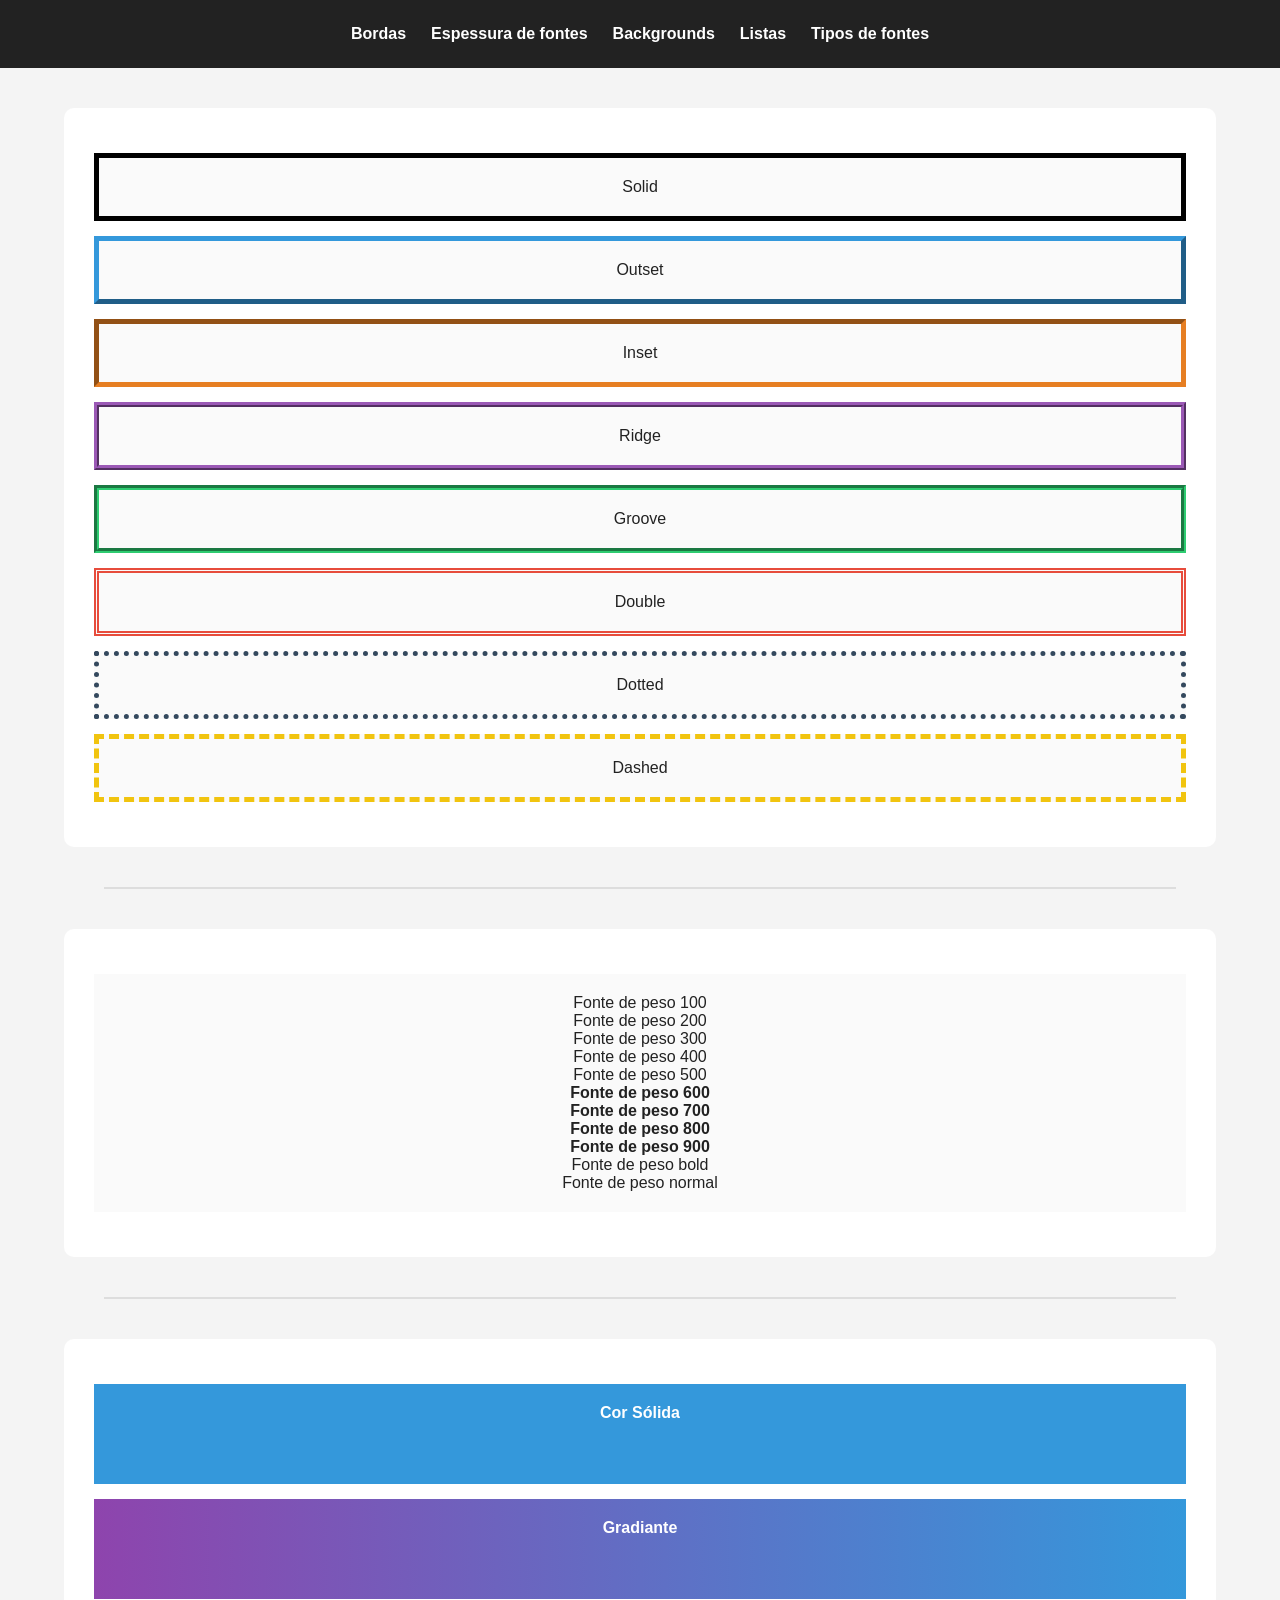
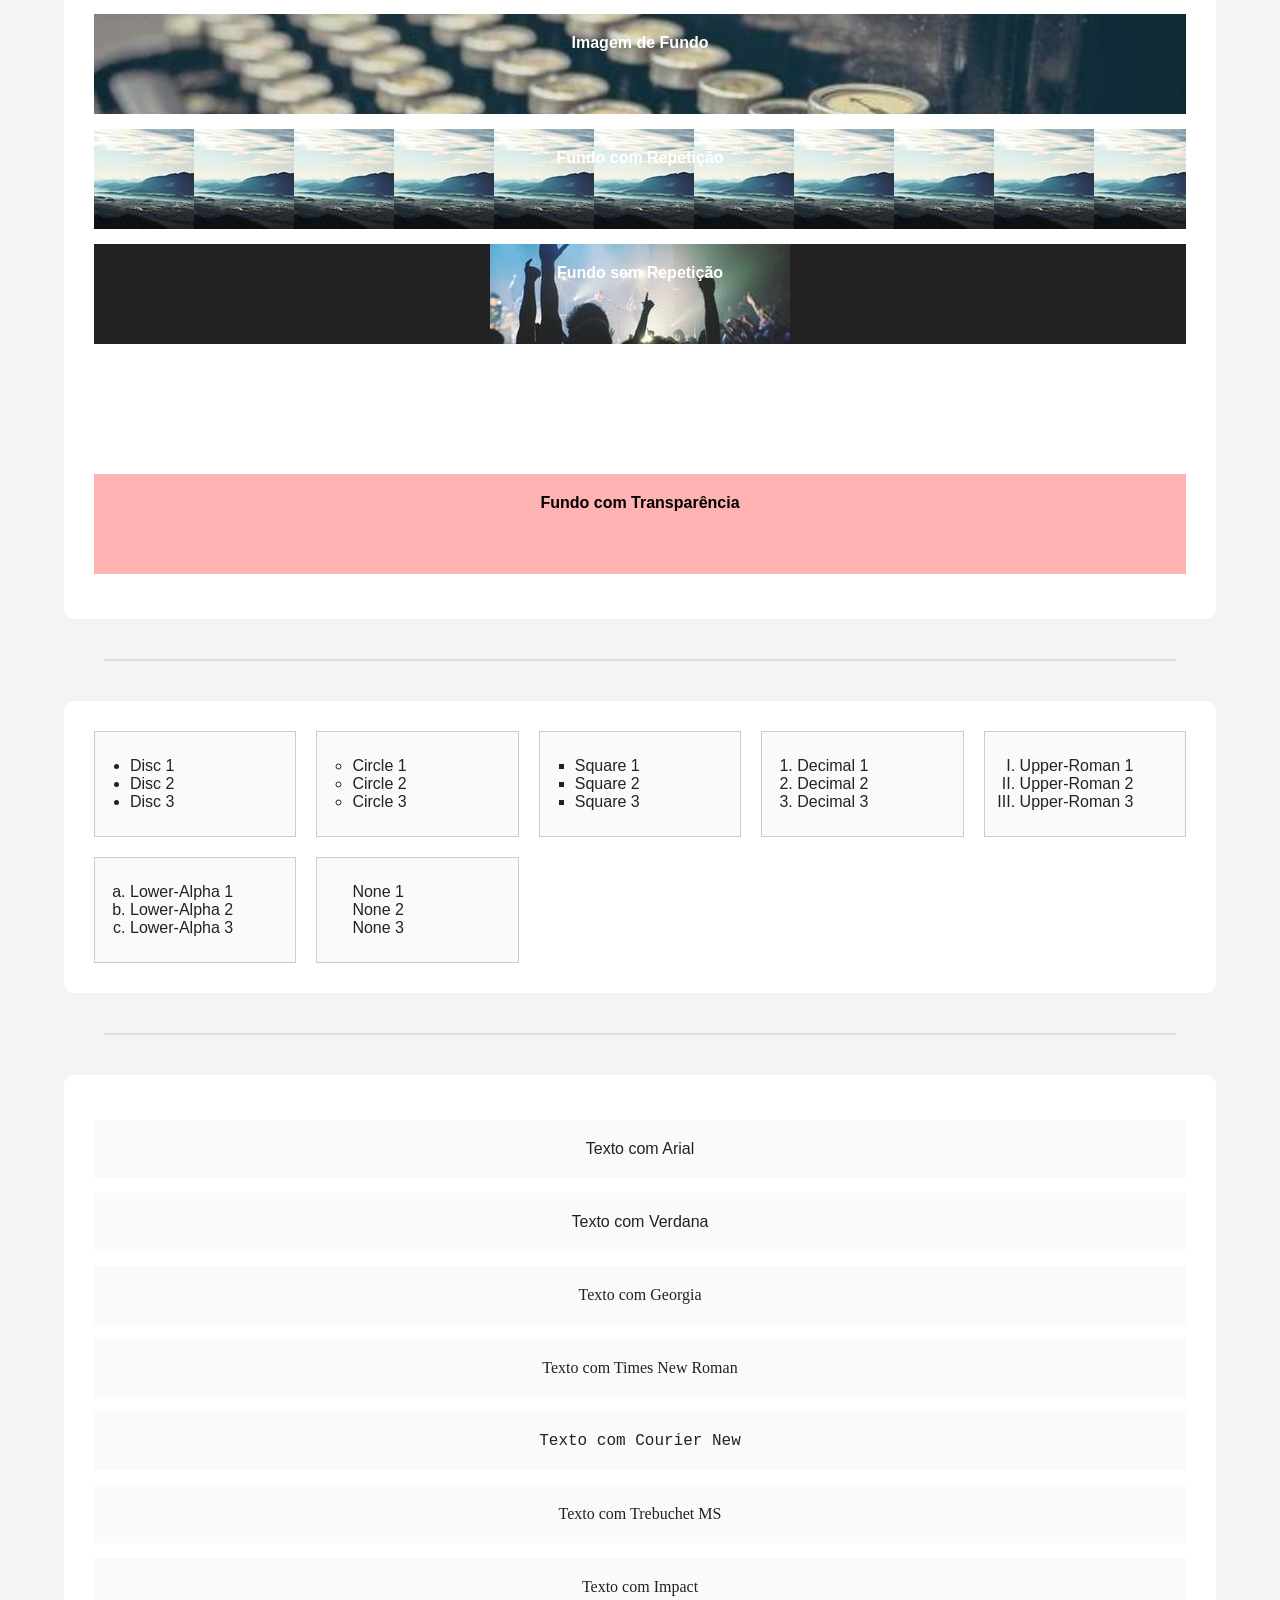
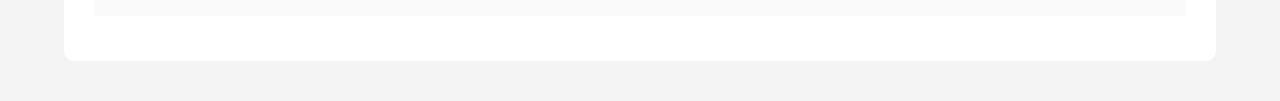
<file: atividade_final_css/index.html>
<!DOCTYPE html>
<html lang="pt-BR">
<head>
    <meta charset="UTF-8">
    <meta name="viewport" content="width=device-width, initial-scale=1.0">
    <title>Atividade final de CSS</title>
    <link rel="stylesheet" href="style/style.css">
</head>
<body>
    <header>
        <nav>
            <ul>
                <li><a href="#bordas">Bordas</a></li>
                <li><a href="#espessura-fontes">Espessura de fontes</a></li>
                <li><a href="#backgrounds">Backgrounds</a></li>
                <li><a href="#listas">Listas</a></li>
                <li><a href="#tipos-fontes">Tipos de fontes</a></li>
            </ul>
        </nav>
    </header>

    <main>
        <section id="bordas" class="secao bordas">
            <article>
                <p>Solid</p>
            </article>
            <article>
                <p>Outset</p>
            </article>
            <article>
                <p>Inset</p>
            </article>
            <article>
                <p>Ridge</p>
            </article>
            <article>
                <p>Groove</p>
            </article>
            <article>
                <p>Double</p>
            </article>
            <article>
                <p>Dotted</p>
            </article>
            <article>
                <p>Dashed</p>
            </article>
        </section>

        <hr>

        <section id="espessura-fontes" class="secao espessura-fontes">
            <article>
                <p class="peso-100">Fonte de peso 100</p>
                <p class="peso-200">Fonte de peso 200</p>
                <p class="peso-300">Fonte de peso 300</p>
                <p class="peso-400">Fonte de peso 400</p>
                <p class="peso-500">Fonte de peso 500</p>
                <p class="peso-600">Fonte de peso 600</p>
                <p class="peso-700">Fonte de peso 700</p>
                <p class="peso-800">Fonte de peso 800</p>
                <p class="peso-900">Fonte de peso 900</p>
                <p class="peso-bold">Fonte de peso bold</p>
                <p class="peso-normal">Fonte de peso normal</p>
            </article>
        </section>

        <hr>

        <section id="backgrounds" class="secao backgrounds">
            <article>
                <p>Cor Sólida</p>
            </article>
            <article>
                <p>Gradiante</p>
            </article>
            <article>
                <p>Imagem de Fundo</p>
            </article>
            <article>
                <p>Fundo com Repetição</p>
            </article>
            <article>
                <p>Fundo sem Repetição</p>
            </article>
            <article>
                <p>Fundo Fixo</p>
            </article>
            <article>
                <p>Fundo com Transparência</p>
            </article>
        </section>

        <hr>

        <section id="listas" class="secao listas">
            <ul>
                <li>Disc 1</li>
                <li>Disc 2</li>
                <li>Disc 3</li>
            </ul>
            <ul>
                <li>Circle 1</li>
                <li>Circle 2</li>
                <li>Circle 3</li>
            </ul>
            <ul>
                <li>Square 1</li>
                <li>Square 2</li>
                <li>Square 3</li>
            </ul>
            <ul>
                <li>Decimal 1</li>
                <li>Decimal 2</li>
                <li>Decimal 3</li>
            </ul>
            <ul>
                <li>Upper-Roman 1</li>
                <li>Upper-Roman 2</li>
                <li>Upper-Roman 3</li>
            </ul>
            <ul>
                <li>Lower-Alpha 1</li>
                <li>Lower-Alpha 2</li>
                <li>Lower-Alpha 3</li>
            </ul>
            <ul>
                <li>None 1</li>
                <li>None 2</li>
                <li>None 3</li>
            </ul>
        </section>

        <hr>

        <section id="tipos-fontes" class="secao tipos-fontes">
            <article>
                <p>Texto com Arial</p>
            </article>
            <article>
                <p>Texto com Verdana</p>
            </article>
            <article>
                <p>Texto com Georgia</p>
            </article>
            <article>
                <p>Texto com Times New Roman</p>
            </article>
            <article>
                <p>Texto com Courier New </p>
            </article>
            <article>
                <p>Texto com Trebuchet MS </p>
            </article>
            <article>
                <p>Texto com Impact </p>
            </article>
        </section>
    </main>
</body>
</html>
</file>
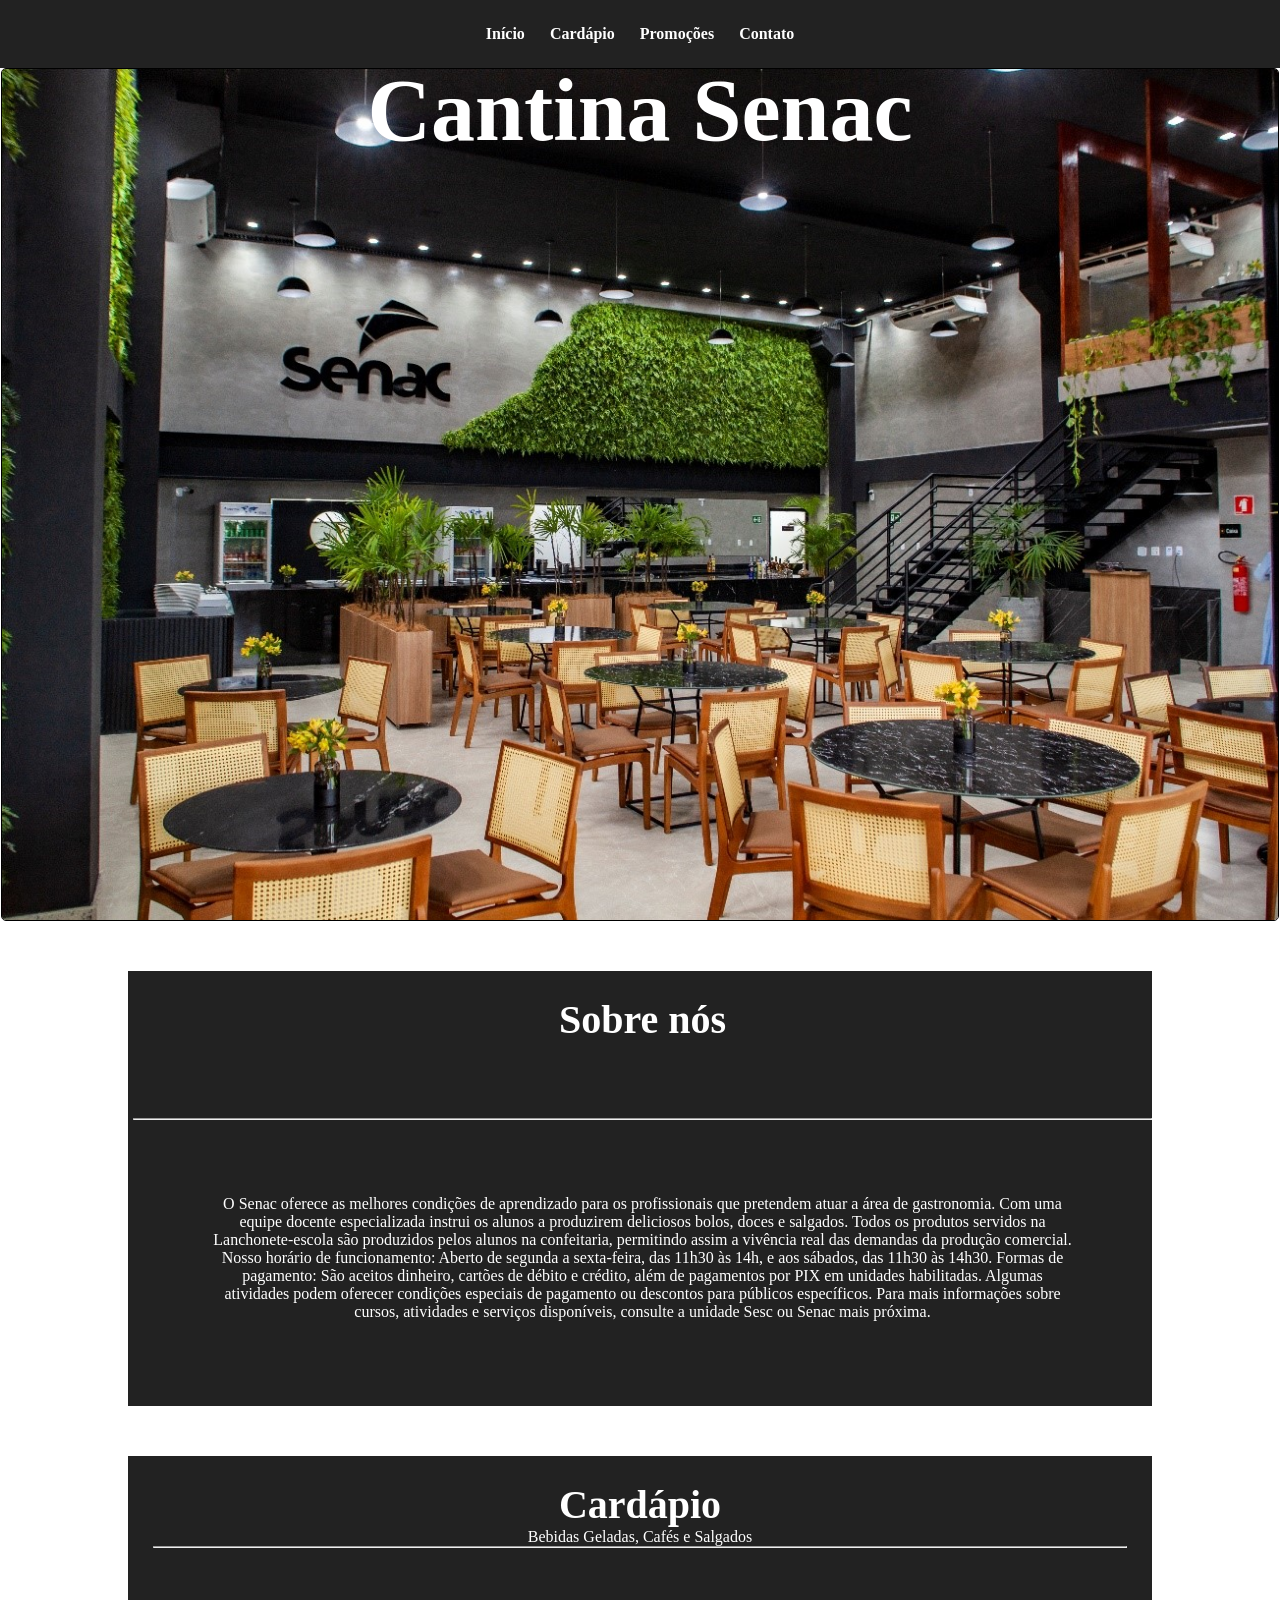
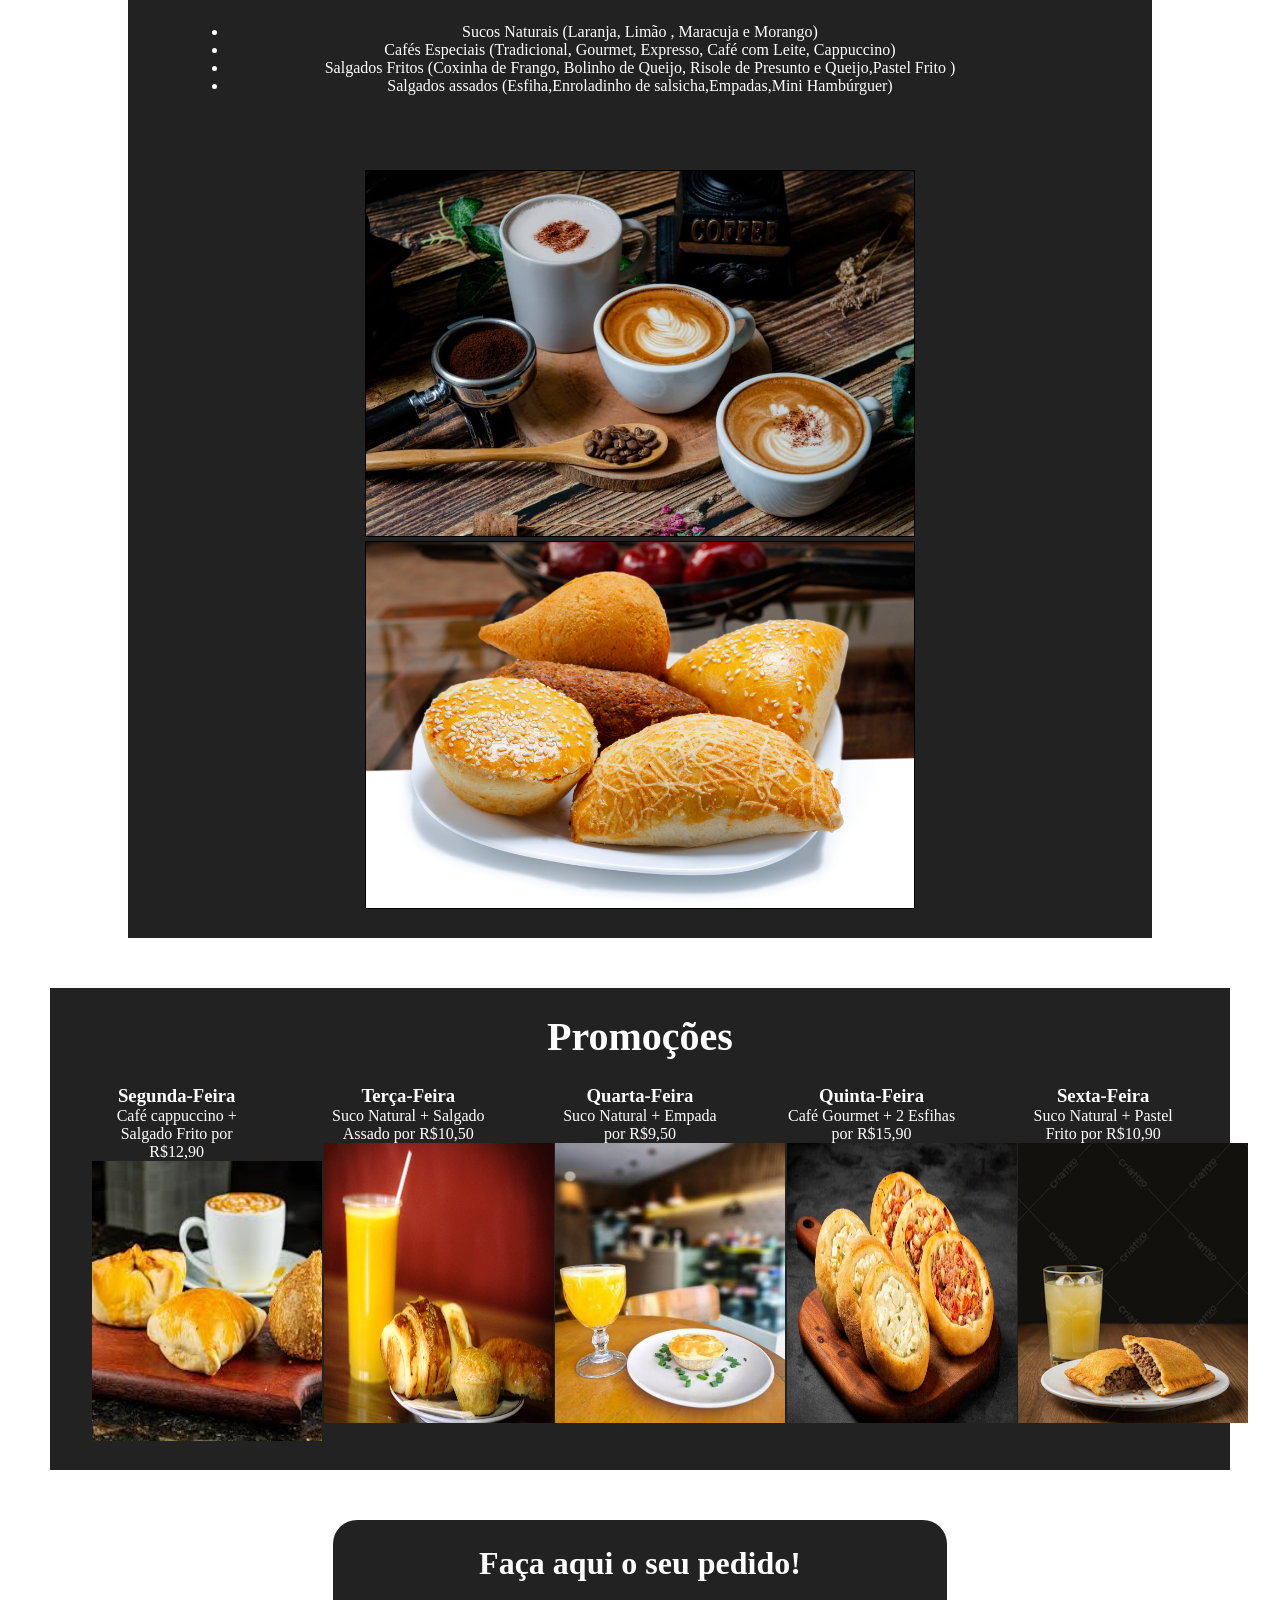
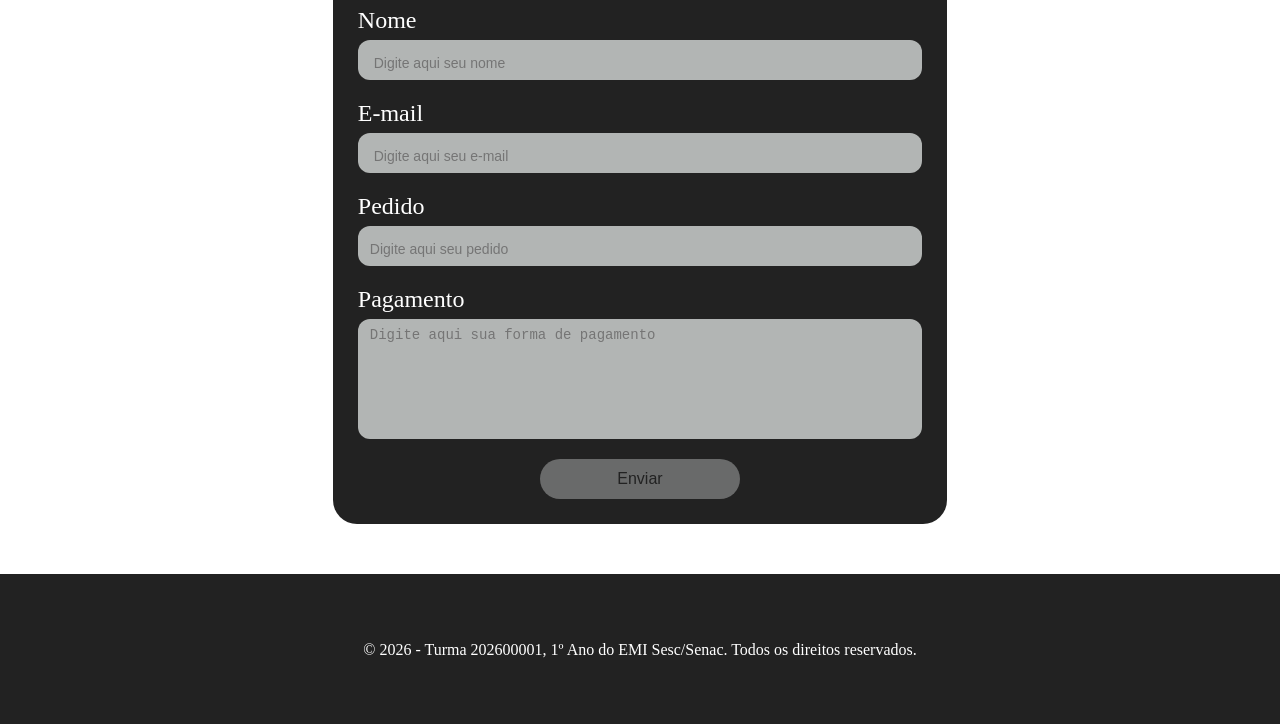
<file: cantina_senac_projeto_cantina/index.html>
<!DOCTYPE html>
<html lang="pt-BR">
<head>
    <meta charset="UTF-8">
    <meta name="viewport" content="width=device-width, initial-scale=1.0">
    <title>Cantina Senac</title>
    <link rel="stylesheet" href="style.css">
</head>
<body>
    <header>
         <nav>
            <ul>
                <li><a href="#inicio">Início</a></li>
                <li><a href="#cardapio">Cardápio</a></li>
                <li><a href="#promocoes">Promoções</a></li>
                <li><a href="#contato">Contato</a></li>
            </ul>
        </nav>
    </header>


<main>

<section class="hero">
    <h1>Cantina Senac</h1>
    <img class="image" src="image/cantina_senac .jpg" alt="Imagem cantina do sesc São José dos Pinhais-PR">
</section>

 
 <section id="inicio" class="secao-sobre">
    <h2 class="titulo-sobre">Sobre nós</h2>
    <hr class="linha">

        <article>
            <p class="texto-sobre">O Senac oferece as melhores condições de aprendizado para os profissionais que pretendem atuar a área de gastronomia. Com uma equipe docente especializada instrui os alunos a produzirem deliciosos bolos, doces e salgados.
            Todos os produtos servidos na Lanchonete-escola são produzidos pelos alunos na confeitaria, permitindo assim a vivência real das demandas da produção comercial. Nosso horário de funcionamento: Aberto de segunda a sexta-feira, das 11h30 às 14h, e aos sábados, das 11h30 às 14h30. Formas de pagamento:
São aceitos dinheiro, cartões de débito e crédito, além de pagamentos por PIX em unidades habilitadas. Algumas atividades podem oferecer condições especiais de pagamento ou descontos para públicos específicos.
Para mais informações sobre cursos, atividades e serviços disponíveis, consulte a unidade Sesc ou Senac mais próxima.
            </p>
        </article>    
        </article>    
</section>

<section id="cardapio" class="secao-cardapio">
    <h2 class="cardapio">Cardápio</h2>
    <p class="cardapio"> Bebidas Geladas, Cafés e Salgados </p>
 <hr>
<ul class="cardapio-cantina">
  <li>Sucos Naturais (Laranja, Limão , Maracuja e Morango)</li>
  <li>Cafés Especiais (Tradicional, Gourmet, Expresso, Café com Leite, Cappuccino)</li>
  <li>Salgados Fritos (Coxinha de Frango, Bolinho de Queijo, Risole de Presunto e Queijo,Pastel Frito )</li>
  <li>Salgados assados (Esfiha,Enroladinho de salsicha,Empadas,Mini Hambúrguer)</li>
</ul>

<img class="hero-4" src="image/cafe.jpg" alt="Imagem do café Senac">
<img class="hero-3" src="image/salgados.jpg" alt="Imagem Salgados do Senac">

</section>
</main>
<section  class="promocoes" id="promocoes">
    <h2 class="promocoes-titulo">Promoções</h2>
    


    <div>
        <article>
            <h3>Segunda-Feira</h3>
            <p> Café cappuccino + Salgado Frito por R$12,90</p>
            <img class="img-promocoes" src="image/promo.jpg" alt="Imagem promocional">
        </article>
        <article>
            <h3>Terça-Feira</h3>
            <p> Suco Natural + Salgado Assado por R$10,50</p>
            <img class="img-promocoes" src="image/terca.jpg" alt="Imagem promocional">
        </article>
        <article>
            <h3>Quarta-Feira</h3>
            <p> Suco Natural + Empada por R$9,50</p>
            <img class="img-promocoes" src="image/quarta.jpg" alt="Imagem promocional">
        </article>
          <article>
            <h3>Quinta-Feira</h3>
            <p> Café Gourmet + 2 Esfihas por R$15,90</p>
            <img class="img-promocoes" src="image/quinta.jpg" alt="Imagem promocional">
        </article>
          <article class="sexta">
            <h3>Sexta-Feira</h3>
            <p> Suco Natural + Pastel Frito por R$10,90</p>
            <img class="img-promocoes" src="image/sexta.jpg" alt="Imagem promocional">
        </article>
    </div>
</section>

<section id="contato" class="formulario">
        <div class="form-cta">
            <h3>Faça aqui o seu pedido! </h3>
            <form class="lead-form">
                <div class="form-row">
                    <label> Nome </label>
                    <input  type="text" name="nome" id="nome" placeholder=" Digite aqui seu nome">
                </div>
                <div class="form-row">
                    <label>E-mail</label>
                    <input type="text" name="nome" id="nome" placeholder=" Digite aqui seu e-mail">
                </div>
                <div class="form-row">
                    <label>Pedido</label>
                    <input  type="pedido" name="pedido" id="pedido" placeholder="Digite aqui seu pedido">
                </div>
                <div class="form-row">
                    <label>Pagamento</label>                    
                    <textarea name="pagamento" id="pagamento" placeholder="Digite aqui sua forma de pagamento" cols="50" rows="5"></textarea>
                </div>
                <button class="btn" type="submit">Enviar</button>
            </form>
            </div>
        </section>
 
    </main>
     <footer>
<p>&copy; 2026 - Turma 202600001, 1º Ano do EMI Sesc/Senac. Todos os direitos reservados. </p>
    </footer>



</body>
</html>
</file>
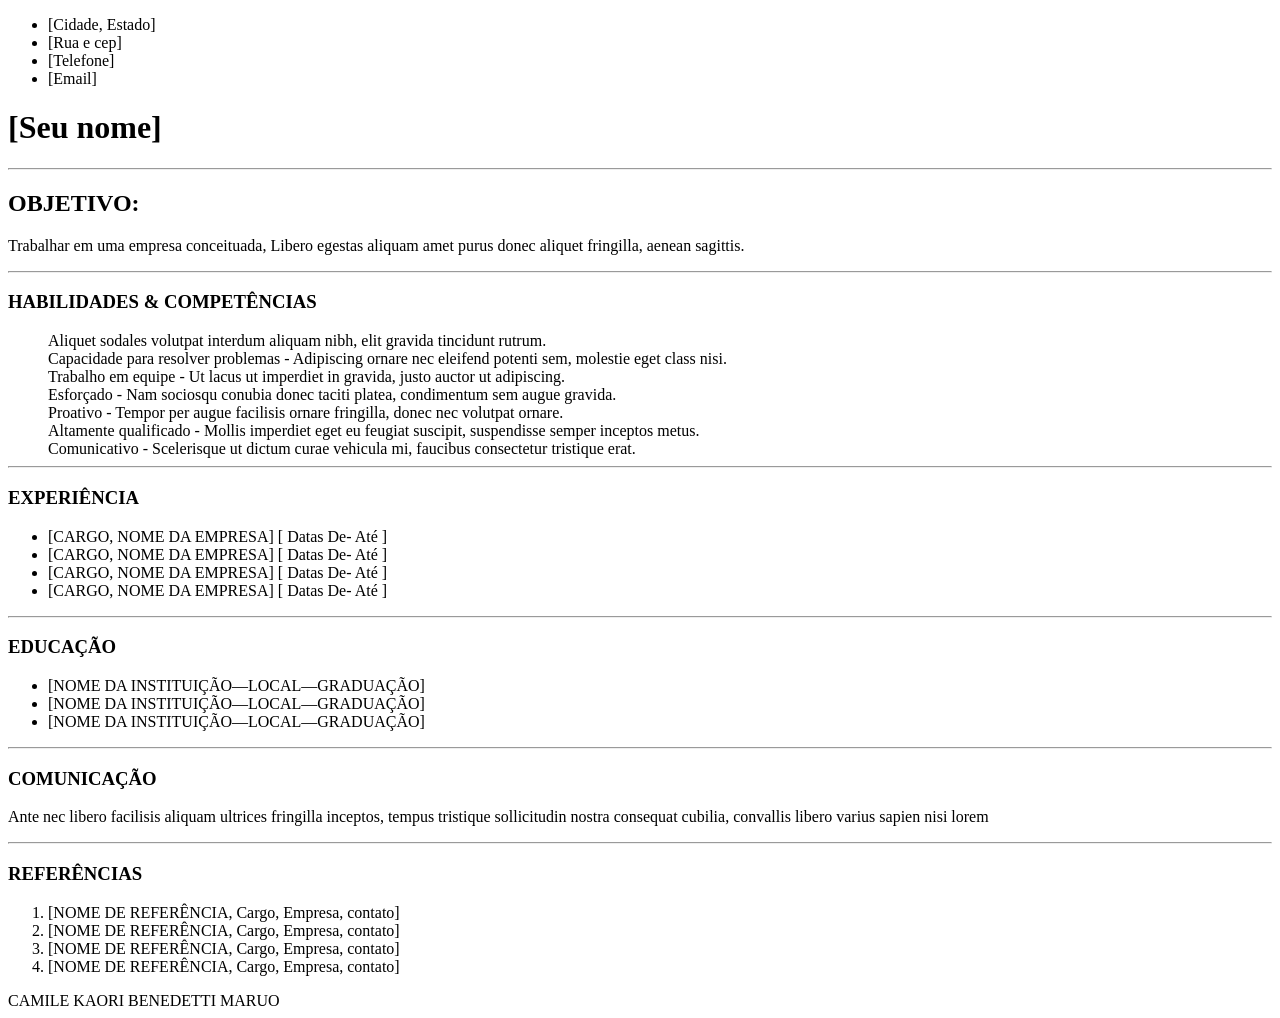
<file: currículo_html/index.html>
<!DOCTYPE html>
<ul>
  <li>[Cidade, Estado] </li>
  <li>[Rua e cep]</li>
  <li>[Telefone]</li>
  <li>[Email]</li>
</ul>
<h1>[Seu nome]</h1>
<hr>
<h2>OBJETIVO:</h2>
<p>Trabalhar em uma empresa conceituada, Libero egestas aliquam amet purus donec aliquet fringilla, aenean sagittis. </p>
<hr>


<h3>HABILIDADES & COMPETÊNCIAS </h3>
<dd>Aliquet sodales volutpat interdum aliquam nibh, elit gravida tincidunt rutrum.</dd> 
<dd>Capacidade para resolver problemas - Adipiscing ornare nec eleifend potenti sem, molestie eget class nisi.</dd>
<dd>Trabalho em equipe - Ut lacus ut imperdiet in gravida, justo auctor ut adipiscing.</dd>
<dd>Esforçado - Nam sociosqu conubia donec taciti platea, condimentum sem augue gravida.</dd>
<dd>Proativo - Tempor per augue facilisis ornare fringilla, donec nec volutpat ornare.</dd>
<dd>Altamente qualificado - Mollis imperdiet eget eu feugiat suscipit, suspendisse semper inceptos metus.</dd>
<dd>Comunicativo - Scelerisque ut dictum curae vehicula mi, faucibus consectetur tristique erat.</dd>

<hr>

<h3>EXPERIÊNCIA</h3>

<ul>
  <li>[CARGO, NOME DA EMPRESA] [ Datas De- Até ]</li>
  <li>[CARGO, NOME DA EMPRESA] [ Datas De- Até ]</li>
  <li>[CARGO, NOME DA EMPRESA] [ Datas De- Até ]</li>
  <li>[CARGO, NOME DA EMPRESA] [ Datas De- Até ]</li>
</ul>

<hr>

<h3>EDUCAÇÃO</h3>
<ul>
  <li>[NOME DA INSTITUIÇÃO—LOCAL—GRADUAÇÃO]</li>
  <li>[NOME DA INSTITUIÇÃO—LOCAL—GRADUAÇÃO]</li>
  <li>[NOME DA INSTITUIÇÃO—LOCAL—GRADUAÇÃO]</li>
</ul>

<hr>

<h3>COMUNICAÇÃO </h3>
<p>Ante nec libero facilisis aliquam ultrices fringilla inceptos, tempus tristique sollicitudin nostra consequat cubilia, convallis libero varius sapien nisi lorem </p>

<hr>

<h3>REFERÊNCIAS</h3>

<ol>
  <li>[NOME DE REFERÊNCIA, Cargo, Empresa, contato]</li>
  <li>[NOME DE REFERÊNCIA, Cargo, Empresa, contato]</li>
  <li>[NOME DE REFERÊNCIA, Cargo, Empresa, contato]</li>
  <li>[NOME DE REFERÊNCIA, Cargo, Empresa, contato]</li>
</ol>
 
CAMILE KAORI BENEDETTI MARUO
</file>
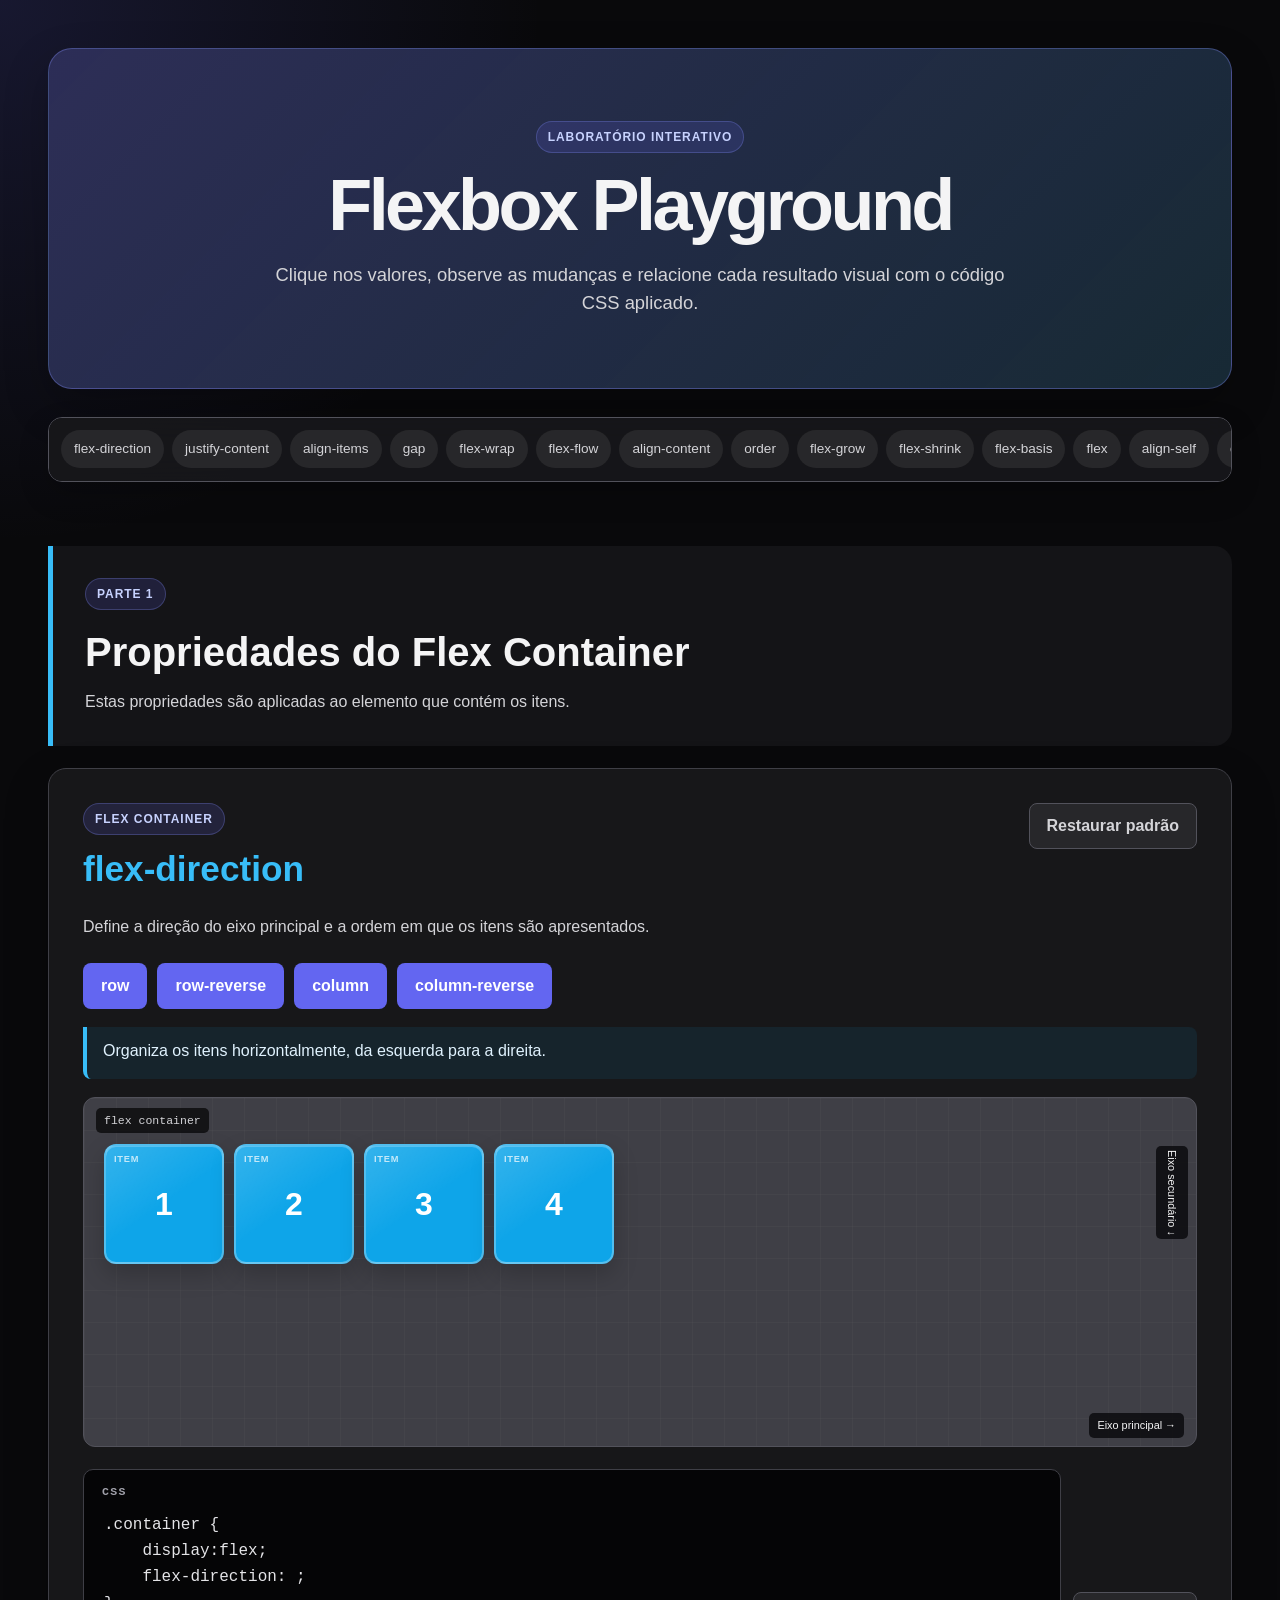
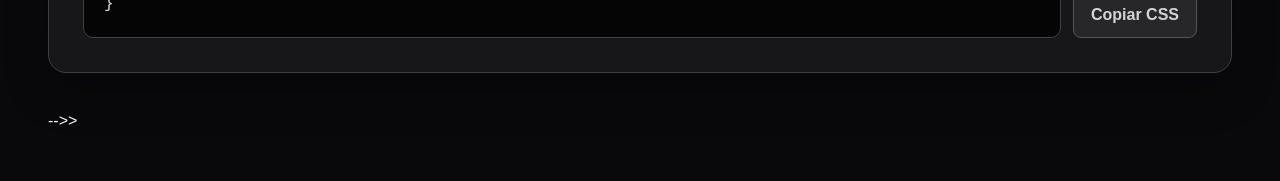
<file: flexbox/index.html>
<!-- Define que o documento utiliza HTML5. Deve ser a primeira declaração do arquivo -->
<!DOCTYPE html>
<!-- A tag html envolve toda a página. lang="pt-BR" informa o idioma para navegadores e leitores de tela. -->
<html lang="pt-BR">
 
<!-- O head guarda configurações e informações que não aparecem diretamente no conteúdo visual. -->
<head>
    <!-- Permite utilizar acentos, cedilha e outros caracteres especiais corretamente. -->
    <meta charset="UTF-8">
    <!-- Faz o layout respeitar a largura real de celulares, tablets e computadores. -->
    <meta name="viewport" content="width=device-width, initial-scale=1.0">
    <!-- Descrição usada por mecanismos de busca e no compartilhamento do link. -->
    <meta name="description" content="Laboratório interativo para aprender e praticar as principais propriedades do CSS flexbox.">
    <!-- Texto exibido na aba do navegador -->
    <title>Laboratório Flexbox</title>
    <!-- Conecta o HTML ao arquivo CSS responsável pela aparência da página. -->
    <link rel="stylesheet" href="style/style.css">
</head>
 
<!-- O body contém todo o conteúdo visível da página. -->
<body>
   
    <!-- ===================================================
         CABEÇALHO PRINCIPAL
         Apresenta o nome e a proposta do laboratório.
    =================================================== -->
    <header class="page-header">
        <!-- Pequeno rótulo visual acima do título principal. -->
        <span class="page-label">Laboratório interativo</span>
        <!-- h1 é o título principal e deve represetar o assunto da página. -->
        <h1>Flexbox Playground</h1>
        <p>
            Clique nos valores, observe as mudanças e relacione cada resultado visual
            com o código CSS aplicado.
        </p>
    </header>
 
    <!-- ===================================================
         NAVEGAÇÃO INTERNA
         Cada link aponta para o id de uma seção da página.
         aria-label descreve o menu para tecnologias assistivas.
    =================================================== -->
 
    <nav class="property-navigation" aria-label="Navegação das propriedades do Flexbox">
        <a href="#flex-direction">flex-direction</a>
        <a href="#justify-content">justify-content</a>
        <a href="#align-items">align-items</a>
        <a href="#gap">gap</a>
        <a href="#flex-wrap">flex-wrap</a>
        <a href="#flex-flow">flex-flow</a>
        <a href="#align-content">align-content</a>
        <a href="#order">order</a>
        <a href="#flex-grow">flex-grow</a>
        <a href="#flex-shrink">flex-shrink</a>
        <a href="#flex-basis">flex-basis</a>
        <a href="#flex">flex</a>
        <a href="#align-self">align-self</a>
        <a href="#desafio">desafio</a>
    </nav>
 
    <!-- O main reúne o conteúdo principal do laboratório -->
    <main>
        <!-- ===================================================
             PARTE 1 — PROPRIEDADES DO FLEX CONTAINER
             São aplicadas ao elemento pai, responsável por organizar os itens.
        =================================================== -->
        <header class="group-header">
            <span>Parte 1</span>
            <h2>Propriedades do Flex Container</h2>
            <p>Estas propriedades são aplicadas ao elemento que contém os itens.</p>
        </header>
 
        <!-- ===================================================
             SEÇÃO: flex-direction
             Define a direção do eixo principal e a ordem inicial dos itens.
             O id permite acessar esta seção pelo menu de navegação.
        =================================================== -->
        <section class="demo" id="flex-direction">
            <!-- Agrupa o título da propriedade e o botão que restaura o valor inicial. -->
            <div class="demo-heading">
                <div>
                    <span class="property-type">Flex Container</span>
                    <h2>flex-direction</h2>
                </div>
                <button type="button" class="reset-button" data-reset-section="direction">Restaurar padrão</button>
            </div>
 
            <p class="demo-introduction">
                Define a direção do eixo principal e a ordem em que os itens são apresentados.
            </p>
 
            <!--
                Grupo de botões com os valores da propriedade.
                role="group" e aria-label ajudam leitores de tela.
                data-* guarda o valor que será lido pelo JavaScript.
                aria-pressed informa qual botão está ativo.
            -->
            <div class="buttons" role="group" aria-label="Valores de flex-direction">
                <button type="button" data-direction="row" aria-pressed="true">row</button>
                <button type="button" data-direction="row-reverse" aria-pressed="false">row-reverse</button>
                <button type="button" data-direction="column" aria-pressed="false">column</button>
                <button type="button" data-direction="column-reverse" aria-pressed="false">column-reverse</button>
            </div>
 
            <!--
                Descrição atualizada pelo JavaScript conforme o botão escolhido.
                aria-live="polite" permite anunciar a mudança para leitores de tela.
            -->
            <p class="property-description direction-description" aria-live="polite">
                Organiza os itens horizontalmente, da esquerda para a direita.
            </p>
 
            <!--
                Área visual da demonstração.
                A classe container recebe display:flex no CSS.
                A segunda classe identifica a propriedade demonstrada.
            -->
            <div class="container direction-container" id="direction-container">
                <span class="container-label">flex container</span>
                <!-- Indicadores dos eixos; o JavaScript atualiza as setas nesta seção. -->
                <span class="axis axis-main direction-main-axis">Eixo principal →</span>
                <span class="axis axis-cross direction-cross-axis">Eixo secundário ↓</span>
                <!-- Cada elemento .item é um flex Item. Os números facilitam observar ordem e posição. -->
                <div><span class="item">1</span></div>
                <div><span class="item">2</span></div>
                <div><span class="item">3</span></div>
                <div><span class="item">4</span></div>
            </div>
 
            <!--
                Mostra o CSS correspondente ao valor selecionado.
                <pre> preserva espaços e quebras de linha; <code> identifica código-fonte.
                O botão usa data-copy-property e data-copy-target para copiar o resultado.
            -->
            <div class="code-wrapper">
                <pre class="code"><code>.container {
    display:flex;
    flex-direction: <strong class="direction-value" aria-live="polite"></strong>;                    
}</code></pre>
                <button type="button" class="copy-button" data-copy-property="flex-direction"
                    data-copy-target=".direction-value">Copiar CSS</button>
            </div>
        </section>
 
    </main>
 
</body>
</html>-->>
</file>
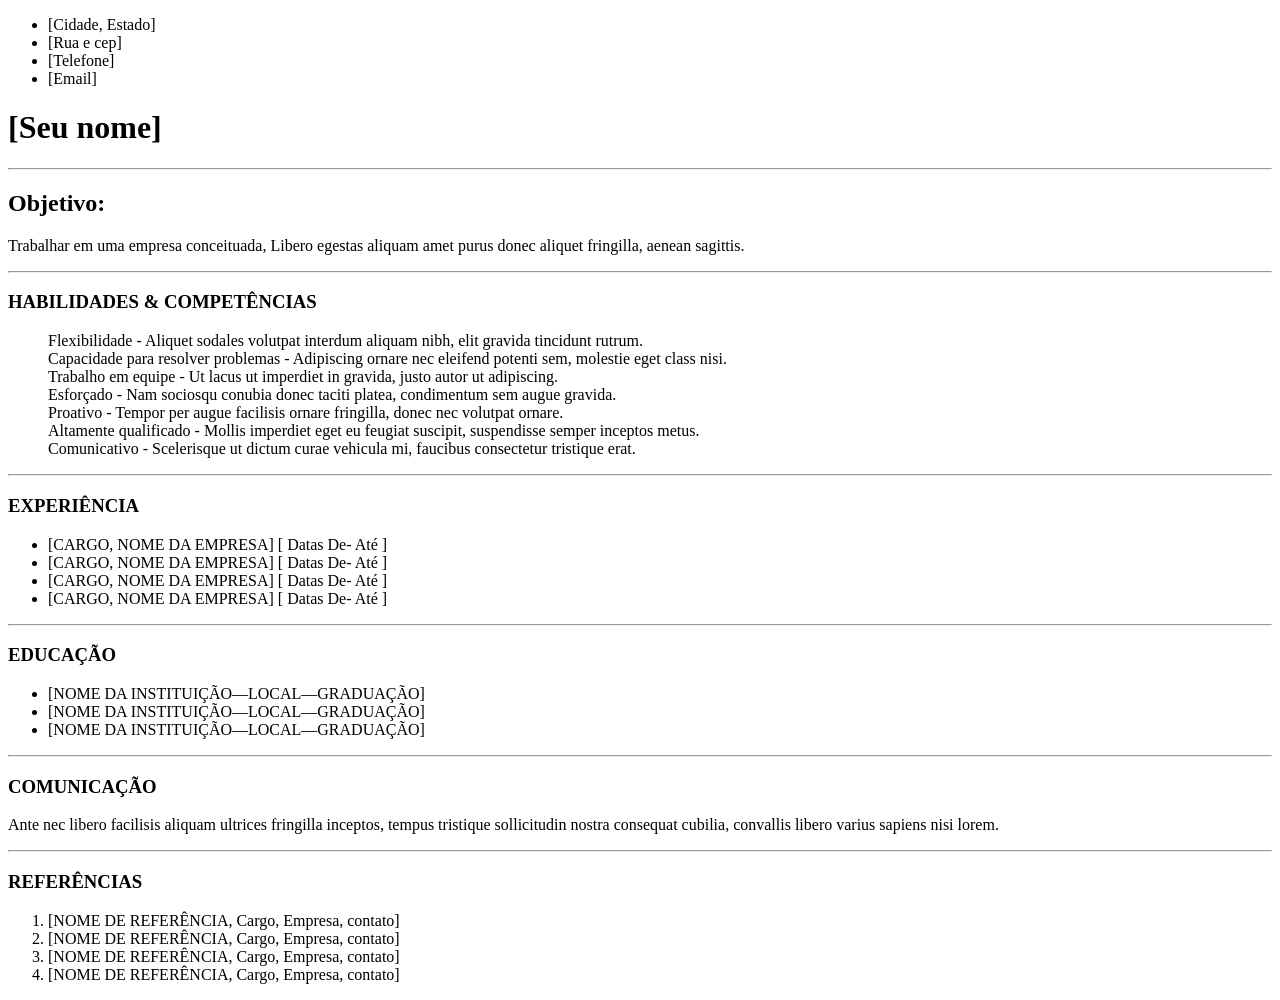
<file: currículo_html/correcao.html>
<!DOCTYPE html>
<html lang="pt-br">
<head>
    <meta charset="UTF-8">
    <meta name="viewport" content="width=device-width, initial-scale=1.0">
    <title>Document</title>
</head>
<body>
    <!--define uma lista não ordenada-->
    <ul>
        <li>[Cidade, Estado]</li> <!--<li> informa o conteúdo da lista -->
        <li>[Rua e cep]</li>
        <li>[Telefone]</li>
        <li>[Email]</li>
    </ul>
    <h1>[Seu nome]</h1>
    <hr>

    <h2>Objetivo:</h2>
    <p>Trabalhar em uma empresa conceituada, Libero egestas aliquam amet purus donec aliquet fringilla, aenean sagittis. </p>
    <hr>

    <dl>
        <dt>
            <h3>HABILIDADES & COMPETÊNCIAS</h3>
        </dt>
        <dd>Flexibilidade - Aliquet sodales volutpat interdum aliquam nibh, elit gravida tincidunt rutrum.</dd>
        <dd>Capacidade para resolver problemas - Adipiscing ornare nec eleifend potenti sem, molestie eget class nisi.</dd>
        <dd>Trabalho em equipe - Ut lacus ut imperdiet in gravida, justo autor ut adipiscing.</dd>
        <dd>Esforçado - Nam sociosqu conubia donec taciti platea, condimentum sem augue gravida.</dd>
        <dd>Proativo - Tempor per augue facilisis ornare fringilla, donec nec volutpat ornare.</dd>
        <dd>Altamente qualificado - Mollis imperdiet eget eu feugiat suscipit, suspendisse semper inceptos metus.</dd>
        <dd>Comunicativo - Scelerisque ut dictum curae vehicula mi, faucibus consectetur tristique erat.</dd>
    </dl>    
    <hr>

    <h3>EXPERIÊNCIA</h3>
    <ul>
        <li>[CARGO, NOME DA EMPRESA] [ Datas De- Até ]</li>
        <li>[CARGO, NOME DA EMPRESA] [ Datas De- Até ]</li>
        <li>[CARGO, NOME DA EMPRESA] [ Datas De- Até ]</li>
        <li>[CARGO, NOME DA EMPRESA] [ Datas De- Até ]</li>
    </ul>
    <hr>

     <h3>EDUCAÇÃO</h3>
     <ul>
        <li>[NOME DA INSTITUIÇÃO—LOCAL—GRADUAÇÃO]</li>
        <li>[NOME DA INSTITUIÇÃO—LOCAL—GRADUAÇÃO]</li>
        <li>[NOME DA INSTITUIÇÃO—LOCAL—GRADUAÇÃO]</li>
    </ul>
    <hr>

    <h3>COMUNICAÇÃO</h3>
    <p>Ante nec libero facilisis aliquam ultrices fringilla inceptos, tempus tristique sollicitudin nostra consequat cubilia, convallis libero varius sapiens nisi lorem.</p>
    <hr>

    <h3>REFERÊNCIAS</h3>
    <ol>
        <li>[NOME DE REFERÊNCIA, Cargo, Empresa, contato]</li>
        <li>[NOME DE REFERÊNCIA, Cargo, Empresa, contato]</li>
        <li>[NOME DE REFERÊNCIA, Cargo, Empresa, contato]</li>
        <li>[NOME DE REFERÊNCIA, Cargo, Empresa, contato]</li>
    </ol>
</body>
</html>
</file>
<file: atividade_final_css/style/style.css>
*{
    padding: 0;
    margin: 0;
    box-sizing: border-box;
}

body{
    font-family: Arial, sans-serif;
    background-color: #f4f4f4;
    color: #222;
}

header{
    background-color: #222;
    padding: 25px;
    position: sticky;
    top: 0;
}

nav ul{
    display: flex;
    gap: 25px;
    justify-content: center;
    list-style: none;
}

nav a {
    color: white;
    text-decoration: none ;
    font-weight: bold;
}

nav a:hover {
    color: #00bcd4;
}

main{
    width: 90%;
    margin: 30px auto;
}

.secao{
    margin: 40px 0;
    padding: 30px;
    background-color: white;
    border-radius: 10px;
}

article{
padding: 20px;
margin: 15px 0;
text-align: center;
background-color: #fafafa;
}

/*BORDAS*/

.bordas article:nth-child(1) {
    border: 5px solid #000;
}

.bordas article:nth-child(2) {
    border: 5px outset #3498db;
}

.bordas article:nth-child(3) {
    border: 5px inset #e67e22;
}

.bordas article:nth-child(4) {
    border: 5px ridge #9b59b6;
}

.bordas article:nth-child(5) {
    border: 5px groove #2ecc71;
}

.bordas article:nth-child(6) {
    border: 5px double #e74c3c;
}

.bordas article:nth-child(7) {
    border: 5px dotted #34495e;
}

.bordas article:nth-child(8) {
    border: 5px dashed #f1c40f;
}

/*ESPESSURAS DAS FONTES*/

.peso-100{ 
     font-weight: 100;
}

.peso-200{ 
     font-weight: 200;
}

.peso-300{ 
     font-weight: 300;
}

.peso-400{ 
     font-weight: 400;
}

.peso-500{ 
     font-weight: 500;
}

.peso-600{ 
     font-weight: 600;
}

.peso-700{ 
     font-weight: 700;
}

.peso-800{ 
     font-weight: 800;
}

.peso-900{ 
     font-weight: 900;
}

.peso-100{ 
     font-weight: bold;
}

.peso-100{ 
     font-weight: normal;
}

/* BACKGROUDS */

.backgrounds article{
    min-height: 100px;
    color: white;
    font-weight: bold;
}

.backgrounds article:nth-child(1){
    background-color: #3498db;
}

.backgrounds article:nth-child(2){
    background: linear-gradient(to right, #8e44ad,#3498db);
}

.backgrounds article:nth-child(3){
    background-image: url(../image/cover.jpg);
    background-size: cover;
    background-position: center;
}

.backgrounds article:nth-child(4){
    background-image: url(../image/repeat.jpg);
    background-repeat: repeat;
}

.backgrounds article:nth-child(5){
    background-image: url(../image/no-repeat.jpg);
    background-repeat: no-repeat;
    background-position: center;
    background-color: #222;
}

.backgrounds article:nth-child(6){
    background-image: url(../image/fixed.jpg);
    background-attachment: fixed;
    background-size: cover;
    background-position: center;
}

.backgrounds article:nth-child(7){
    background-color: rgba(255, 0, 0, 0.3);
    color: #000;
    /*opacity: 0.3;*/
}

/* LISTAS */

.listas{
    display: grid;
    grid-template-columns: repeat(auto-fit, minmax(180px, 1fr));
    gap: 20px;
}

.listas ul{
    background-color: #fafafa;
    padding: 25px 35px;
    border: 1px solid #ccc;
}

.listas ul:nth-child(1){
     list-style-type: disc;
}

.listas ul:nth-child(2){
     list-style-type: circle;
}

.listas ul:nth-child(3){
     list-style-type: square;
}

.listas ul:nth-child(4){
     list-style-type: decimal;
}

.listas ul:nth-child(5){
     list-style-type: upper-roman;
}

.listas ul:nth-child(6){
     list-style-type: lower-alpha;
}

.listas ul:nth-child(7){
     list-style-type: none;
}

/* TIPOS DE FONTES */

.tipos-fontes article:nth-child(1){
    font-family: Arial, sans-serif;
}

.tipos-fontes article:nth-child(2){
    font-family: Verdana, sans-serif;
}

.tipos-fontes article:nth-child(3){
    font-family: Georgia, serif;
}

.tipos-fontes article:nth-child(4){
    font-family: 'Times New Roman',serif;
}

.tipos-fontes article:nth-child(5){
    font-family: Courier New;
}

.tipos-fontes article:nth-child(6){
    font-family: Trebuchet MS;
}

.tipos-fontes article:nth-child(7){
    font-family: Impact;
}

/* LINHA SEPARADORA */

hr{
    margin: 40px;
    border: none;
    height: 2px;
    background-color: #ddd;
}

/* RESPONSIVO */

@media (max-width: 768px) {
    nav ul{
        flex-direction: column;
        align-items: center;
    }

    main {
        width: 95%;
    }
}
</file>
<file: cantina_senac_projeto_cantina/style.css>
*{
    padding: 0;
    margin: 0;
    box-sizing: border-box;
}


header{
    background-color: #222;
    padding: 25px;
    position: sticky;
    top: 0;
}

nav ul{
    display: flex;
    gap: 25px;
    justify-content: center;
    list-style: none;
}

nav a {
    color: white;
    text-decoration: none ;
    font-weight: bold;
}

nav a:hover {
    color: #00bcd4;
}


.hero{
  position: relative;
  width: 100%;
  height: auto;
  overflow: hidden;
  display: flex;
  align-items: center;
  justify-content: center;
}


.hero .image{
    width: calc(100% - 0.125rem);
    height: auto;
    border-radius: 5px;
    border: 1px solid black;
}


.hero h1 {
    text-align: center ;
    position: absolute;
    z-index: 2;
    color:  white;
    font-size: clamp(2.5rem, 8vw, 5.5rem);
    margin-bottom: 60%;    
}

h2 {
    text-align: center;
    color:  white;
    font-size: clamp(1.5rem, 5vw, 2.5rem);
}



.secao-sobre{
    width: 80%;
    margin-left: 10%;
    background-color: #222;
    padding-bottom: 10px;
    padding-left: 5px;
    text-align: center;
}



.texto-sobre{
margin: 50px;
padding: 25px;
text-align: center;
color: white;
}
 
.secao-cardapio{
margin: 50px;
padding: 25px;
background-color: #222;
text-align: center; 
color: white;
width: 80%;
margin-left: 10%;
}

.titulo-sobre{
margin: 50px;
padding: 25px;
text-align: center; 
color: white;
}

.cardapio-cantina{
margin: 50px;
padding: 25px;
background-color: #222;
text-align: center;
color: white;
}

.cardapio-cantina
    width: 1000px;
    height: auto;
    border-radius: 1px;
    border: 1px solid black;
}

button {
    width: 100%;
    padding: 12px;
    background-color: #5c67f2;
    border: none;
    border-radius: 5px;
    color: white;
    font-size: 1em;
    cursor: pointer;
    transition: background-color 0.3s;
}

 
footer{
    width: 100%;
    height: 150px;
    background-color: #222;
}
 
footer p {
    text-align: center;
    padding: 67px;
    font-size: 16px;
    color: #ffffff;
}

.promocoes{
margin: 50px;
padding: 25px;
text-align: center;
background-color: #222;
color: white;

}

.promocoes article{
    width: 15%;
    margin: 0 auto;
}

.promocoes div {
    display: flex;
    gap: 2.5%;
   margin-top: 25px;
}

.hero-2{
    width: 550px;
    border-radius: 1px;
    border: 1px solid black;
    padding-left: ;
}

.hero-3{
    width: 550px;
    border-radius: 1px;
    border: 1px solid black;
    padding-left: ;
}

.hero-4{
    width: 550px;
    border-radius: 1px;
    border: 1px solid black;
    padding-left: ;
}


.hero-5{
    width: 339px;
    border-radius: 1px;
    border: 1px solid black;
    padding-left: ;
}

.prom-s{
    text-align: center;
}
















.formulario{
    width: 80%;
    margin: 50px auto;
}
 
.formulario .form-cta{
    width: 60%;
    height: auto;
    background-color: #222;
    border-radius: 24px;
    padding: 25px;
    margin: 0 auto;
}
 
.form-cta h3{
    text-align: center;
    padding-bottom: 25px;
    font-size: 32px;
    font-weight: 600;
    color: white;
}
 
.lead-form{
    display: flex;
    flex-direction: column;
    gap: 20px;
}
 
.form-row{
    display: flex;
    flex-direction: column;
    gap: 6px;
}
 
.form-row label{
    color: white;
    font-size: 24px;
    font-weight: 500;
}
 
.form-row input{
    height: 40px;
    background-color: #B2B5B4;
    border: none;
    border-radius: 12px;
    padding: 0 12px;
}
 
.form-row textarea{
    height: 120px;
    background-color: #B2B5B4;
    border: none;
    border-radius: 12px;
    padding:8px 12px;
    resize: none;
}
 
.lead-form .btn{
    width: 200px;
    height: 40px;
    border-radius: 24px;
    border: none;
    background-color: #696A6A;
    color: #222;
    margin: 0 auto;
    font-size: 16px;
    cursor: pointer;
    transition: .3s;
}
 
.lead-form .btn:hover{
    background-color: #B2B5B4;
}

 
input{
    color: white;
    font-size: 24px;
    font-weight: 500;
}

.form-row input{
    height: 40px;
    background-color: #B2B5B4;
    border: none;
    border-radius: 12px;
    padding: 0 12px;
}

::placeholder{
     font-size: 14px;
}

.img-promocoes{
    width: 230px;
    height:280px ;
    background-size: cover;
    background-position: center;
}
</file>
<file: flexbox/style/style.css>
/* ===========================================
   Configurações gerais
=========================================== */
 
:root {
    color-scheme: dark;
    --background: #09090b;
    --surface: #18181b;
    --surface-soft: #27272a;
    --surface-highlight: #3f3f46;
    --border: #52525b;
    --text: #f4f4f5;
    --text-muted: #d4d4d8;
    --primary: #6366f1;
    --primary-hover: #818cf8;
    --accent: #38bdf8;
    --success: #22c55e;
    --warning: #f59e0b;
    --danger: #ef4444;
    --item: #0ea5e9;
    --item-selected: #f97316;
    --radius-small: 8px;
    --radius-medium: 12px;
    --radius-large: 18px;
    --shadow: 0 18px 45px rgba(0, 0, 0, 0.24);
}
 
* {
    margin: 0;
    padding: 0;
    box-sizing: border-box;
}
 
html {
    scroll-behavior: smooth;
    scroll-padding-top: 100px;
}
 
body {
    min-height: 100vh;
    padding: clamp(16px, 4vw, 48px);
    color: var(--text);
    background:
        radial-gradient(circle at top left,
            rgba(99, 102, 241, 0.16),
            transparent 34rem),
        var(--background);
    font-family: Inter, Arial, Helvetica, sans-serif;
    line-height: 1.5;
}
 
button,
select {
    font: inherit;
}
 
button,
a,
select {
    -webkit-tap-highlight-color: transparent;
}
 
button:focus-visible,
a:focus-visible,
select:focus-visible {
    outline: 3px solid #facc15;
    outline-offset: 3px;
}
 
/* ===========================================
   Cabeçalho e navegação
=========================================== */
 
.page-header {
    max-width: 1200px;
    margin: 0 auto 28px;
    padding: clamp(28px, 6vw, 72px);
    text-align: center;
    background:
        linear-gradient(
            135deg, rgba(99, 102, 241, 0.28),
            rgba(14, 165, 233, 0.12)
        ),
        var(--surface);
    border: 1px solid rgba(129, 140, 248, 0.35);
    border-radius: 24px;
    box-shadow: var(--shadow);
}
 
.page-label,
.property-type,
.group-header span {
    display: inline-flex;
    align-items: center;
    width: fit-content;
    padding: 6px 11px;
    color: #c7d2fe;
    background-color: rgba(99, 102, 241, 0.16);
    border: 1px solid rgba(129, 140, 248, 0.28);
    border-radius: 999px;
    font-size: 0.75rem;
    font-weight: 700;
    letter-spacing: 0.08em;
    text-transform: uppercase;
}
 
.page-header h1 {
    margin-top: 16px;
    font-size: clamp(2rem, 7vw, 4.5rem);
    line-height: 1;
    letter-spacing: -0.05em;
}
 
.page-header p {
    max-width: 760px;
    margin: 20px auto 0;
    color: var(--text-muted);
    font-size: clamp(1rem, 2vw, 1.15rem); /*      1.15rem*/
}
 
.property-navigation {
    position: sticky;
    top: 12px;
    z-index: 20;
    display: flex;
    gap: 8px;
    flex-wrap: nowrap;
    max-width: 1200px;
    margin: 0 auto 36px;
    padding: 12px;
    overflow-x: auto;
    background-color: rgba(24, 24, 27, 0.9);
    border: 1px solid var(--border);
    border-radius: 14px;
    box-shadow: 0 12px 30px rgba(0, 0, 0, 0.2);
    backdrop-filter: blur(14px);
}
 
.property-navigation a {
    flex: 0 0 auto;
    padding: 8px 12px;
    color: var(--text-muted);
    background-color: var(--surface-soft);
    border: 1px solid transparent;
    border-radius: 999px;
    text-decoration: none;
    font-size: 0.85rem;
    transition: 0.2s;
}
 
.property-navigation a:hover {
    color: white;
    background-color: var(--primary);
    border-color: var(--primary-hover);
}
 
/* ===========================================
   Grupos e seções
=========================================== */
 
main {
    max-width: 1200px;
    margin: 0 auto;
}
 
.group-header {
    margin: 64px 0 22px;
    padding: clamp(20px, 4vw, 32px);
    background-color: rgba(24, 24, 27, 0.76);
    border-left: 5px solid var(--accent);
    border-radius: 0 var(--radius-large) var(--radius-large) 0;
}
 
.group-header h2 {
    margin-top: 12px;
    color: var(--text);
    font-size: clamp(1.6rem, 4vw, 2.5rem);
}
 
.group-header p {
    margin-top: 8px;
    color: var(--text-muted);
}
 
/* ==========================================================
   CARD DE DEMONSTRAÇÃO
 
   Cada propriedade é apresentada dentro de um card separado.
 
   overflow: hidden impede que elementos ultrapassem as bordas.
========================================================== */
 
.demo {
    margin-bottom: 36px;
    padding: clamp(20px, 4vw, 34px);
    overflow: hidden;
    background-color: rgba(24, 24, 27, 0.92);
    border: 1px solid var(--surface-highlight);
    border-radius: var(--radius-large);
    box-shadow: var(--shadow);
}
 
/* ==========================================================
   CABEÇALHO INTERNO DA DEMONSTRAÇÃO
 
   Utiliza Flexbox para separar o título da propriedade e
   o botão de restauração.
========================================================== */
 
.demo-heading {
    display: flex;
    align-items: flex-start;
    justify-content: space-between;
    gap: 20px;
}
 
.demo-heading h2 {
    margin-top: 8px;
    color: var(--accent);
    font-size: clamp(1.55rem, 4vw, 2.2rem);
}
 
.item-property {
    color: #fed7aa;
    background-color: rgba(249, 115, 22, 0.14);
    border-color: rgba(249, 115, 22, 0.3);
}
 
.challenge-label {
    color: #bbf7d0;
    background-color: rgba(34, 197, 94, 0.14);
    border-color: rgba(34, 197, 94, 0.3);
}
 
.demo-introduction {
    max-width: 850px;
    margin: 18px 0 22px;
    color: var(--text-muted);
    line-height: 1.7;
}
 
.demo-introduction strong {
    color: white;
}
 
/* ==========================================================
   DESCRIÇÃO DINÂMICA
 
   Este texto será atualizado pelo JavaScript quando o aluno
   selecionar outro valor da propriedade.
========================================================== */
 
.property-description {
    min-height: 52px;
    margin: 0 0 18px;
    padding: 12px 16px;
    color: #e0f2fe;
    background-color: rgba(14, 165, 233, 0.09);
    border-left: 4px solid var(--accent);
    border-radius: 0 var(--radius-small) var(--radius-small);
}
 
/* ==========================================================
   BOTÕES E CONTROLES
========================================================== */
 
/* Organiza os botões em linha e permite quebra automática. */
 
.buttons {
    display: flex;
    gap: 10px;
    flex-wrap: wrap;
    margin-bottom: 18px;
}
 
/* ==========================================================
   BOTÃO PADRÃO
 
   min-height: 44px cria uma área confortável para clique
   também em dispositivos com tela sensível ao toque.
========================================================== */
 
button {
    min-height: 44px;
    padding: 10px 17px;
    color: white;
    background-color: var(--primary);
    border: 1px solid transparent;
    border-radius: var(--radius-small);
    cursor: pointer;
    font-weight: 700;
    transition:
        transform 0.2s,
        background-color 0.2s,
        border-color 0.2s,
        box-shadow 0.2s;
}
 
button:hover {
    background-color: var(--primary-hover);
    transform: translateY(-1px);
}
 
/* ==========================================================
   BOTÃO ATIVO
 
   A classe active é controlada pelo JavaScript e mostra qual
   valor CSS está selecionado.
========================================================== */
 
button.active {
    color: #052e16;
    background-color: var(--success);
    border-color: #86efac;
    box-shadow: 0 0 0 4px rgba(34, 197, 94, 0.14);
}
 
.reset-button,
.copy-button {
    color: var(--text-muted);
    background-color: var(--surface-soft);
    border-color: var(--border);
    font-weight: 600;
}
 
.reset-button:hover,
.copy-button:hover {
    color: white;
    background-color: var(--surface-highlight);
}
 
/*
   Esta classe é adicionada temporariamente pelo JavaScript
   após o código CSS ser copiado.
*/
 
.copy-button.copy-success {
    color: #052e16;
    background-color: var(--success);
    border-color: #86efac;
}
 
.compact-buttons {
    margin-bottom: 0;
}
 
/* ==========================================================
   CONTROLE DA DEMONSTRAÇÃO flex-shrink
 
   flex-shrink só é percebido quando falta espaço.
 
   Por isso esta área permite alterar a largura do container.
========================================================== */
 
.size-controls {
    display: flex;
    align-items: center;
    gap: 14px;
    flex-wrap: wrap;
    margin-bottom: 18px;
    padding: 14px;
    background-color: var(--surface-soft);
    border-radius: var(--radius-medium);
}
 
.size-controls span {
    color: var(--text-muted);
    font-weight: 700;
}
 
/* ==========================================================
   CONTAINERS E ITENS
========================================================== */
 
/* ==========================================================
   FLEX CONTAINER BASE
 
   Esta é a classe principal do laboratório.
 
   display: flex ativa o Flexbox.
   flex-direction: row define a direção inicial.
   gap cria espaço entre os Flex Items.
 
   position: relative permite posicionar rótulos e indicadores
   dentro do container.
 
   overflow: auto cria rolagem quando necessário.
========================================================== */
 
.container {
    position: relative;
    display: flex;
    flex-direction: row;
    width: 100%;
    min-height: 350px;
    gap: 10px;
    padding: 46px 20px 20px;
    overflow: auto;
    background:
        linear-gradient(rgba(255, 255, 255, 0.025) 1px, transparent 1px),
        linear-gradient(90deg, rgba(255, 255, 255, 0.025) 1px, transparent 1px),
        var(--surface-highlight);
    background-size: 32px 32px;
    border: 1px solid var(--border);
    border-radius: var(--radius-medium);
    transition: 0.35s;
}
 
/* ==========================================================
   RÓTULO DO CONTAINER
 
   position: absolute posiciona o rótulo sobre a área visual.
 
   pointer-events: none impede que ele bloqueie cliques.
========================================================== */
 
.container-label {
    position: absolute;
    top: 10px;
    left: 12px;
    z-index: 5;
    padding: 4px 8px;
    color: #d4d4d8;
    background-color: rgba(9, 9, 11, 0.8);
    border-radius: 5px;
    font-family: Consolas, Monaco, monospace;
    font-size: 0.72rem;
    pointer-events: none;
}
 
/* ==========================================================
   FLEX ITEM BASE
 
   Cada card numerado representa um Flex Item.
 
   O próprio item também usa display: flex para centralizar
   seu conteúdo interno.
 
   flex: 0 1 auto significa:
   - não crescer
   - poder encolher
   - usar tamanho automático como base
========================================================== */
 
.item {
    position: relative;
    display: flex;
    flex: 0 1 auto;
    align-items: center;
    justify-content: center;
    width: 120px;
    height: 120px;
    color: white;
    background:
        linear-gradient(145deg, rgba(255, 255, 255, 0.16), transparent 50%),
        var(--item);
    border: 2px solid rgba(255, 255, 255, 0.28);
    border-radius: 12px;
    box-shadow:
        0 10px 25px rgba(0, 0, 0, 0.2),
        inset 0 1px 0 rgba(255, 255, 255, 0.22);
    font-size: 2rem;
    font-weight: 800;
    transition: 0.35s;
}
 
/* ==========================================================
   PSEUDOELEMENTO ::before
 
   Cria o texto "item" sem adicionar outro elemento no HTML.
 
   É usado apenas como elemento visual.
========================================================== */
 
.item::before {
    content: "item";
    position: absolute;
    top: 7px;
    left: 8px;
    font-size: 0.58rem;
    font-weight: 700;
    letter-spacing: 0.08em;
    text-transform: uppercase;
    opacity: 0.72;
}
 
.item small {
    position: absolute;
    bottom: 8px;
    font-size: 0.58rem;
    letter-spacing: 0.05em;
    text-transform: uppercase;
}
 
/* Destaca visualmente o item manipulado na demonstração. */
 
.item-selected {
    background:
        linear-gradient(145deg, rgba(255, 255, 255, 0.18), transparent 50%),
        var(--item-selected);
    border-color: #fdba74;
}
 
/* ==========================================================
    INDICADORES DE EIXO
 
    Mostram o eixo principal e o eixo secundário do flexbox.
========================================================== */
 
.axis {
    position: absolute;
    z-index: 4;
    padding: 4px 8px;
    color: #f4f4f5;
    background-color: rgba(9, 9, 11, 0.82);
    border-radius: 5px;
    font-size: 0.68rem;
    pointer-events: none;
}
 
.axis-main {
    right: 12px;
    bottom: 8px;
}
 
/*
    writing-mode altera a direção da escrita para apresentar
    o rótulo verticalmente.
*/
 
.axis-cross {
    top: 48px;
    right: 8px;
    writing-mode: vertical-rl;
}
 
/* ==========================================================
    PAINEL DE CÓDIGO
========================================================== */
 
/* ==========================================================
    ESTRUTURA DO PAINEL
 
    CSS grid cria duas colunas:
    - código ocupando o espaço disponível
    - botão de copiar com largura automática
========================================================== */
 
.code-wrapper {
    display: grid;
    grid-template-columns: 1fr auto;
    gap: 12px;
    align-items: end;
    margin-top: 22px;
}
 
/* ==========================================================
    BLOCO DE CÓDIGO
 
    Usa fonte monoespaçada para melhorar a leitura.
 
    overflow-x: auto adiciona rolagem quando o conteúdo não
    cabe em telas pequenas.
========================================================== */
 
.code {
    position: relative;
    min-width: 0;
    padding: 42px 20px 20px;
    overflow-x: auto;
    color: #e4e4e7;
    background-color: #050506;
    border: 1px solid #3f3f46;
    border-radius: 10px;
    font-family: Consolas, Monaco, monospace;
    font-size: clamp(0.85rem, 2vw, 1rem);
    line-height: 1.65;
}
 
/* Cria o rótulo "CSS" sem precisar adicioná-lo no HTML. */
 
.code::before {
    content: "CSS";
    position: absolute;
    top: 12px;
    left: 18px;
    color: #a1a1aa;
    font-size: 0.72rem;
    font-weight: 700;
    letter-spacing: 0.12em;
}
 
.code strong {
    color: var(--success);
}
 
/* ==========================================================
   CONFIGURAÇÕES ESPECÍFICAS DAS DEMONSTRAÇÕES
 
   A classe .container define o comportamento base.
 
   As classes abaixo alteram apenas o necessário para tornar
   cada propriedade visível e didática.
========================================================== */
</file>
